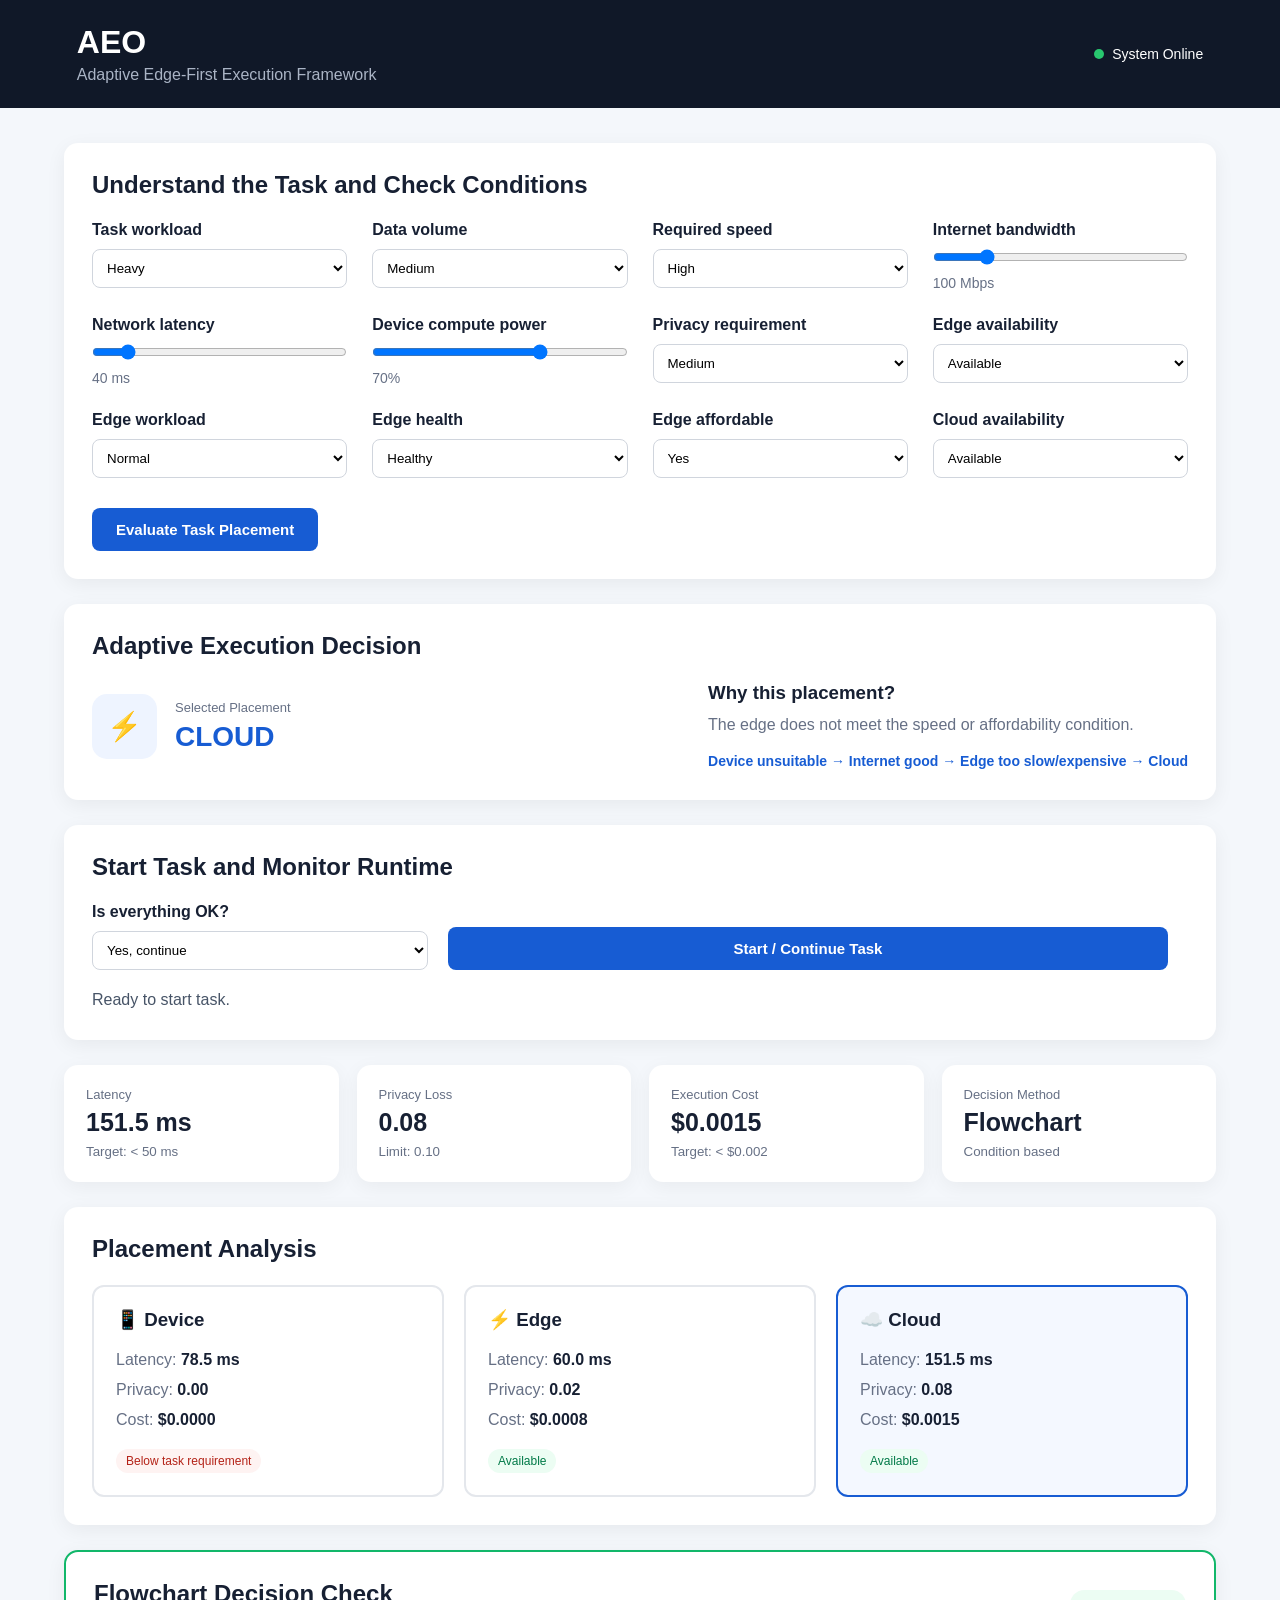
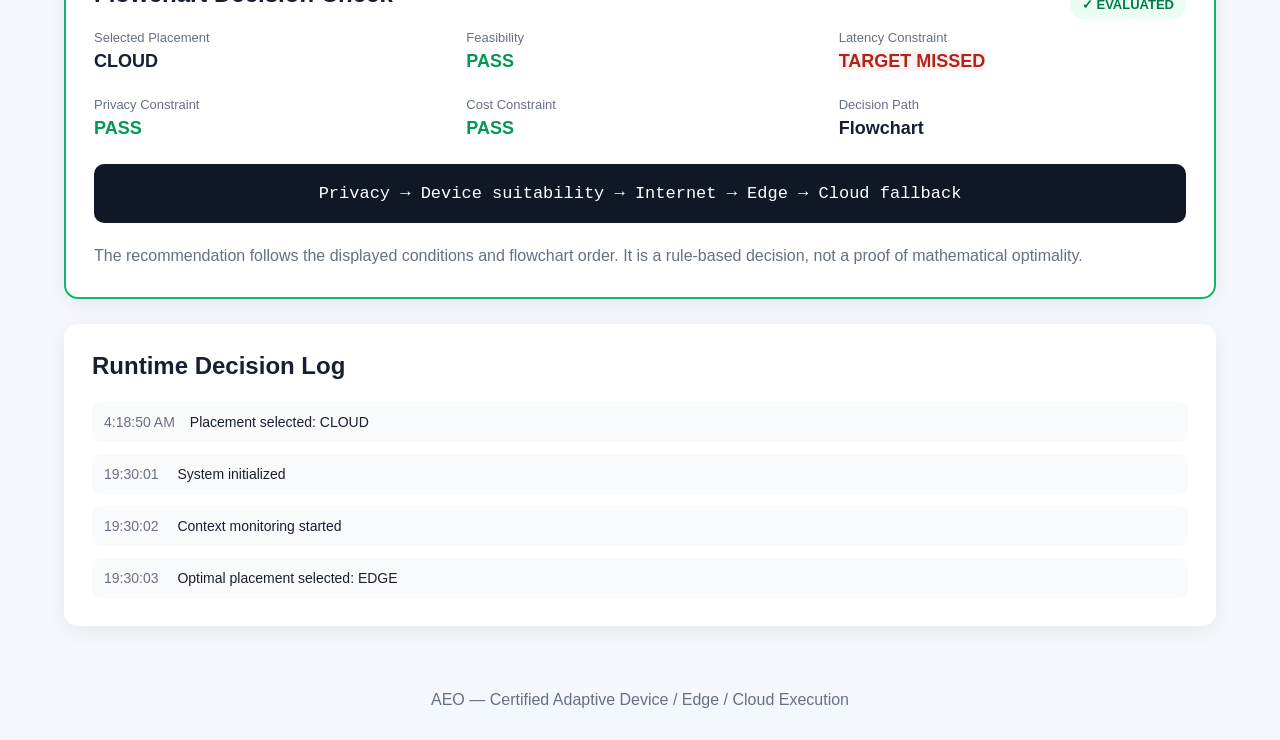
<file: index.html>
<!DOCTYPE html>
<html lang="en">

<head>
    <meta charset="UTF-8">
    <meta name="viewport" content="width=device-width, initial-scale=1.0">
    <title>AEO - Adaptive Edge-First Optimizer</title>
    <link rel="stylesheet" href="style.css">
</head>

<body>

    <header class="header">
        <div>
            <h1>AEO</h1>
            <p>Adaptive Edge-First Execution Framework</p>
        </div>

        <div class="status">
            <span class="status-dot"></span> System Online
        </div>
    </header>

    <main class="container">

        <!-- System State -->
        <section class="panel">
            <h2>Understand the Task and Check Conditions</h2>

            <div class="controls">
                <div class="control">
                    <label for="taskLoad">Task workload</label>
                    <select id="taskLoad">
                        <option value="light">Light</option>
                        <option value="medium">Medium</option>
                        <option value="heavy" selected>Heavy</option>
                    </select>
                </div>

                <div class="control">
                    <label for="dataVolume">Data volume</label>
                    <select id="dataVolume">
                        <option value="small">Small</option>
                        <option value="medium" selected>Medium</option>
                        <option value="large">Large</option>
                    </select>
                </div>

                <div class="control">
                    <label for="requiredSpeed">Required speed</label>
                    <select id="requiredSpeed">
                        <option value="low">Low</option>
                        <option value="balanced">Balanced</option>
                        <option value="high" selected>High</option>
                    </select>
                </div>

                <div class="control">
                    <label for="bandwidth">Internet bandwidth</label>
                    <input type="range" id="bandwidth" min="5" max="500" value="100">
                    <span id="bandwidthValue">100 Mbps</span>
                </div>

                <div class="control">
                    <label for="networkLatency">Network latency</label>
                    <input type="range" id="networkLatency" min="5" max="300" value="40">
                    <span id="networkLatencyValue">40 ms</span>
                </div>

                <div class="control">
                    <label for="cpu">Device compute power</label>
                    <input type="range" id="cpu" min="10" max="100" value="70">
                    <span id="cpuValue">70%</span>
                </div>

                <div class="control">
                    <label for="privacy">Privacy requirement</label>
                    <select id="privacy">
                        <option value="low">Low</option>
                        <option value="medium" selected>Medium</option>
                        <option value="high">High</option>
                    </select>
                </div>

                <div class="control">
                    <label for="edgeAvailability">Edge availability</label>
                    <select id="edgeAvailability">
                        <option value="yes" selected>Available</option>
                        <option value="no">Unavailable</option>
                    </select>
                </div>

                <div class="control">
                    <label for="edgeWorkload">Edge workload</label>
                    <select id="edgeWorkload">
                        <option value="normal" selected>Normal</option>
                        <option value="busy">Busy</option>
                    </select>
                </div>

                <div class="control">
                    <label for="edgeHealth">Edge health</label>
                    <select id="edgeHealth">
                        <option value="healthy" selected>Healthy</option>
                        <option value="failed">Failed</option>
                    </select>
                </div>

                <div class="control">
                    <label for="edgeAffordable">Edge affordable</label>
                    <select id="edgeAffordable">
                        <option value="yes" selected>Yes</option>
                        <option value="no">No</option>
                    </select>
                </div>

                <div class="control">
                    <label for="cloudAvailability">Cloud availability</label>
                    <select id="cloudAvailability">
                        <option value="yes" selected>Available</option>
                        <option value="no">Unavailable</option>
                    </select>
                </div>

            </div>

            <button id="optimizeButton">Evaluate Task Placement</button>
        </section>


        <!-- Decision -->
        <section class="panel decision-panel">

            <h2>Adaptive Execution Decision</h2>

            <div class="decision">

                <div class="location">
                    <div class="location-icon">⚡</div>

                    <div>
                        <span>Selected Placement</span>
                        <strong id="selectedPlacement">EDGE</strong>
                    </div>
                </div>

                <div class="reason">
                    <h3>Why this placement?</h3>
                    <p id="decisionReason">
                        Edge provides the best balance between latency, privacy and cost under the current conditions.
                    </p>
                    <p class="decision-path" id="decisionPath" aria-live="polite"></p>
                </div>

            </div>

        </section>

        <section class="panel runtime-panel">
            <h2>Start Task and Monitor Runtime</h2>
            <div class="runtime-controls">
                <div class="control">
                    <label for="runtimeStatus">Is everything OK?</label>
                    <select id="runtimeStatus">
                        <option value="yes" selected>Yes, continue</option>
                        <option value="no">No, check again</option>
                    </select>
                </div>

                <div class="recovery-controls" id="recoveryControls" hidden>
                    <div class="control">
                        <label for="runtimeIssue">What went wrong?</label>
                        <select id="runtimeIssue">
                            <option value="" selected disabled>Choose an issue</option>
                            <option value="network">Network bad</option>
                            <option value="edge">Edge failed</option>
                            <option value="server">Server busy</option>
                        </select>
                    </div>

                    <div class="control">
                        <label for="recoveryPlacement">Find best option</label>
                        <select id="recoveryPlacement">
                            <option value="" selected disabled>Choose a placement</option>
                            <option value="DEVICE">Device</option>
                            <option value="EDGE">Edge</option>
                            <option value="CLOUD">Cloud</option>
                        </select>
                    </div>
                </div>

                <button id="continueButton">Start / Continue Task</button>
            </div>
            <p class="runtime-result" id="runtimeResult" role="status" aria-live="polite">Ready to start task.</p>
        </section>


        <!-- Metrics -->
        <section class="metrics">

            <div class="metric-card">
                <span>Latency</span>
                <strong id="latencyMetric">38.2 ms</strong>
                <small>Target: &lt; 50 ms</small>
            </div>

            <div class="metric-card">
                <span>Privacy Loss</span>
                <strong id="privacyMetric">0.02</strong>
                <small>Limit: 0.10</small>
            </div>

            <div class="metric-card">
                <span>Execution Cost</span>
                <strong id="costMetric">$0.0008</strong>
                <small>Target: &lt; $0.002</small>
            </div>

            <div class="metric-card">
                <span>Decision Method</span>
                <strong id="gapMetric">Flowchart</strong>
                <small>Condition based</small>
            </div>

        </section>


        <!-- Placement Comparison -->
        <section class="panel">

            <h2>Placement Analysis</h2>

            <div class="comparison">

                <div class="placement-card" id="deviceCard">
                    <h3>📱 Device</h3>

                    <p>
                        Latency:
                        <strong id="deviceLatency">70 ms</strong>
                    </p>

                    <p>
                        Privacy:
                        <strong>0.00</strong>
                    </p>

                    <p>
                        Cost:
                        <strong>$0.0000</strong>
                    </p>

                    <span class="badge" id="deviceAvailability">Suitable</span>
                </div>


                <div class="placement-card" id="edgeCard">
                    <h3>⚡ Edge</h3>

                    <p>
                        Latency:
                        <strong id="edgeLatency">38 ms</strong>
                    </p>

                    <p>
                        Privacy:
                        <strong>0.02</strong>
                    </p>

                    <p>
                        Cost:
                        <strong>$0.0008</strong>
                    </p>

                    <span class="badge" id="edgeAvailabilityStatus">Available</span>
                </div>


                <div class="placement-card" id="cloudCard">
                    <h3>☁️ Cloud</h3>

                    <p>
                        Latency:
                        <strong id="cloudLatency">112 ms</strong>
                    </p>

                    <p>
                        Privacy:
                        <strong>0.08</strong>
                    </p>

                    <p>
                        Cost:
                        <strong>$0.0015</strong>
                    </p>

                    <span class="badge" id="cloudAvailabilityStatus">Available</span>
                </div>

            </div>

        </section>


        <!-- Certificate -->
        <section class="panel certificate">

            <div class="certificate-header">
                <h2>Flowchart Decision Check</h2>
                <span class="verified">✓ EVALUATED</span>
            </div>

            <div class="certificate-grid">

                <div>
                    <span>Selected Placement</span>
                    <strong id="certificatePlacement">EDGE</strong>
                </div>

                <div>
                    <span>Feasibility</span>
                    <strong class="success" id="feasibilityStatus">PASS</strong>
                </div>

                <div>
                    <span>Latency Constraint</span>
                    <strong class="success" id="latencyStatus">PASS</strong>
                </div>

                <div>
                    <span>Privacy Constraint</span>
                    <strong class="success" id="privacyStatus">PASS</strong>
                </div>

                <div>
                    <span>Cost Constraint</span>
                    <strong class="success" id="costStatus">PASS</strong>
                </div>

                <div>
                    <span>Decision Path</span>
                    <strong id="certificatePath">Flowchart</strong>
                </div>

            </div>

            <div class="formula">

                Privacy → Device suitability → Internet → Edge → Cloud fallback

            </div>

            <p class="certificate-text">
                The recommendation follows the displayed conditions and flowchart order. It is a rule-based decision, not a proof of mathematical optimality.
            </p>

        </section>


        <!-- Activity -->
        <section class="panel">

            <h2>Runtime Decision Log</h2>

            <div id="logs" class="logs">

                <div class="log">
                    <span>19:30:01</span> System initialized
                </div>

                <div class="log">
                    <span>19:30:02</span> Context monitoring started
                </div>

                <div class="log">
                    <span>19:30:03</span> Optimal placement selected: EDGE
                </div>

            </div>

        </section>

    </main>

    <footer>
        AEO — Certified Adaptive Device / Edge / Cloud Execution
    </footer>

    <script src="app.js"></script>

</body>

</html>
</file>
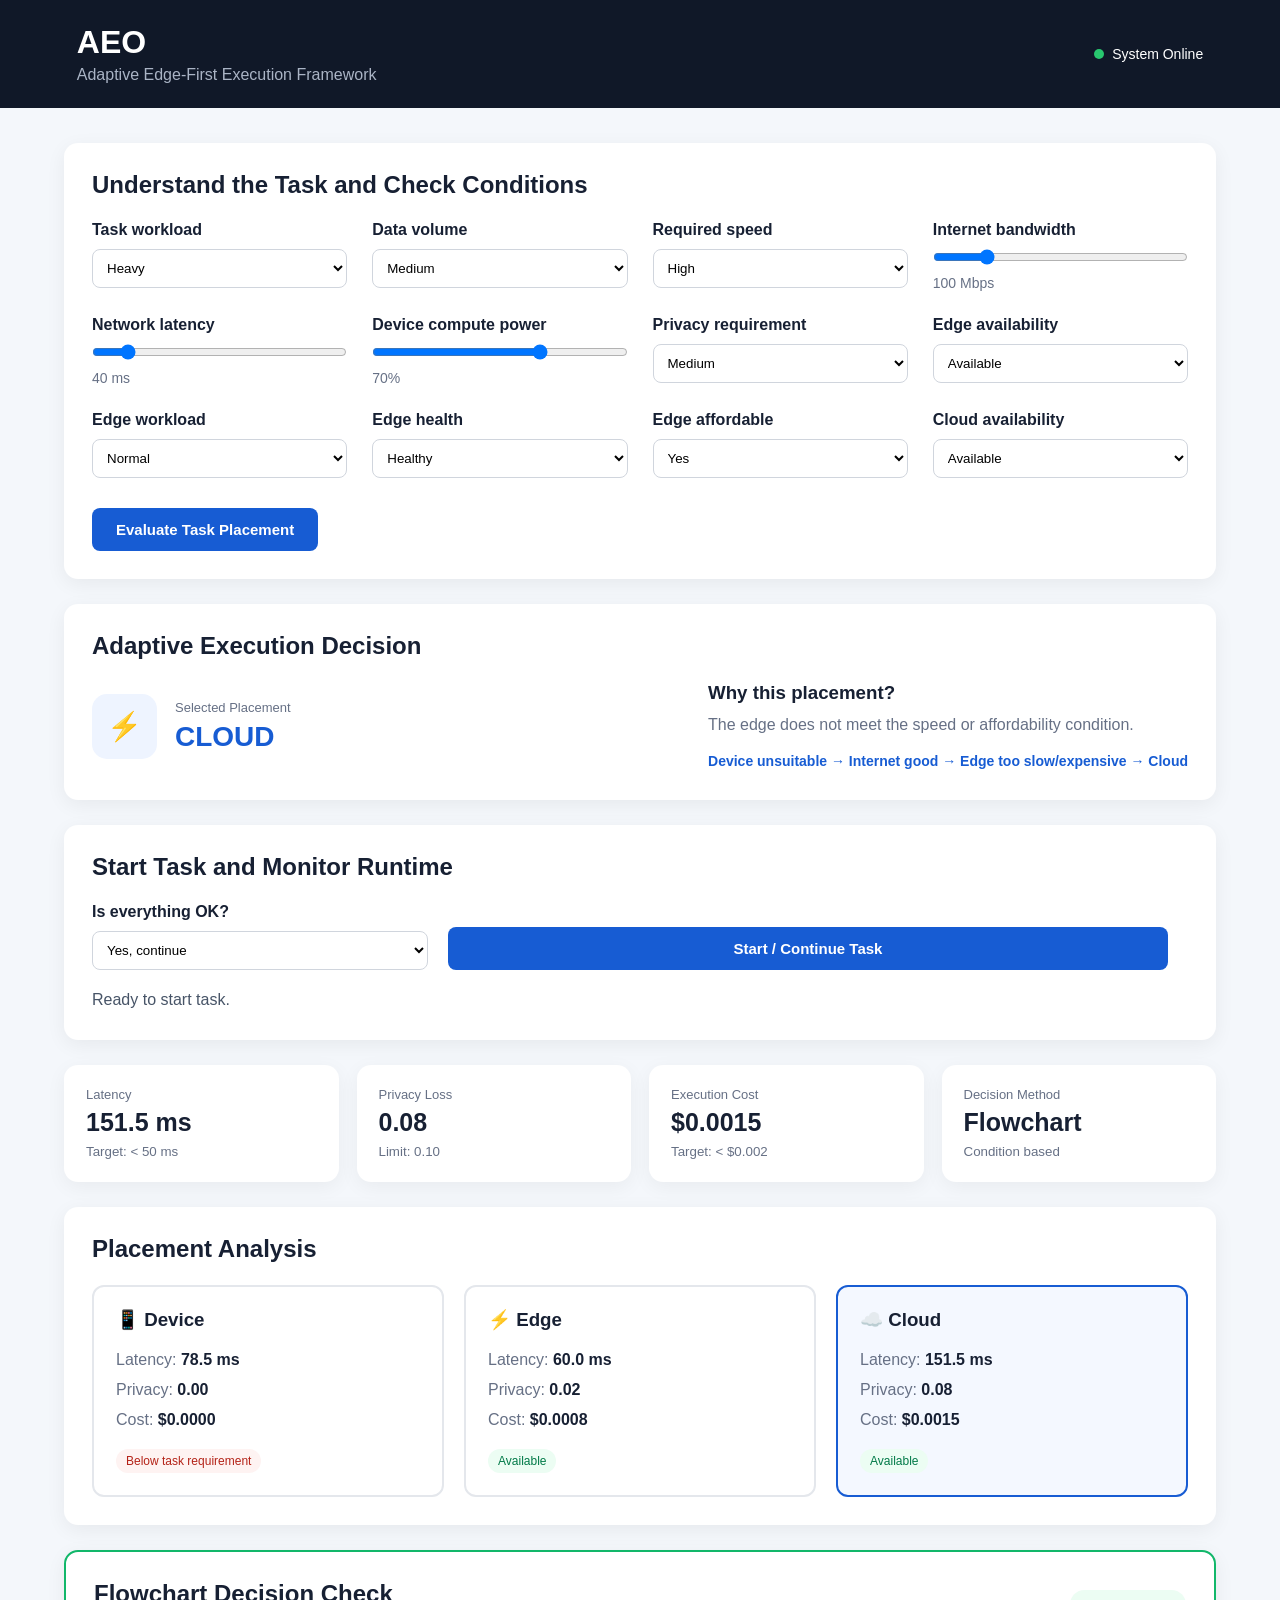
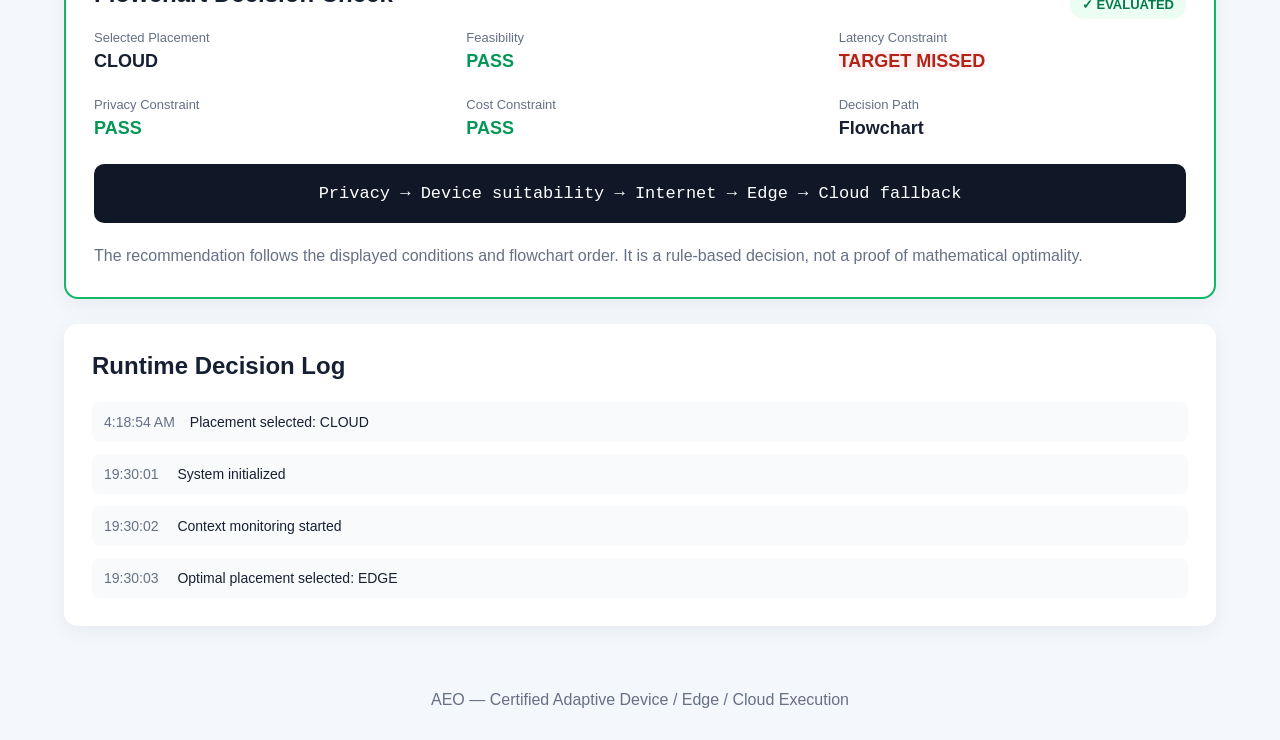
<file: main.html>
<!DOCTYPE html>
<html lang="en">

<head>
    <meta charset="UTF-8">
    <meta name="viewport" content="width=device-width, initial-scale=1.0">
    <title>AEO - Adaptive Edge-First Optimizer</title>
    <link rel="stylesheet" href="style.css">
</head>

<body>

    <header class="header">
        <div>
            <h1>AEO</h1>
            <p>Adaptive Edge-First Execution Framework</p>
        </div>

        <div class="status">
            <span class="status-dot"></span> System Online
        </div>
    </header>

    <main class="container">

        <!-- System State -->
        <section class="panel">
            <h2>Understand the Task and Check Conditions</h2>

            <div class="controls">
                <div class="control">
                    <label for="taskLoad">Task workload</label>
                    <select id="taskLoad">
                        <option value="light">Light</option>
                        <option value="medium">Medium</option>
                        <option value="heavy" selected>Heavy</option>
                    </select>
                </div>

                <div class="control">
                    <label for="dataVolume">Data volume</label>
                    <select id="dataVolume">
                        <option value="small">Small</option>
                        <option value="medium" selected>Medium</option>
                        <option value="large">Large</option>
                    </select>
                </div>

                <div class="control">
                    <label for="requiredSpeed">Required speed</label>
                    <select id="requiredSpeed">
                        <option value="low">Low</option>
                        <option value="balanced">Balanced</option>
                        <option value="high" selected>High</option>
                    </select>
                </div>

                <div class="control">
                    <label for="bandwidth">Internet bandwidth</label>
                    <input type="range" id="bandwidth" min="5" max="500" value="100">
                    <span id="bandwidthValue">100 Mbps</span>
                </div>

                <div class="control">
                    <label for="networkLatency">Network latency</label>
                    <input type="range" id="networkLatency" min="5" max="300" value="40">
                    <span id="networkLatencyValue">40 ms</span>
                </div>

                <div class="control">
                    <label for="cpu">Device compute power</label>
                    <input type="range" id="cpu" min="10" max="100" value="70">
                    <span id="cpuValue">70%</span>
                </div>

                <div class="control">
                    <label for="privacy">Privacy requirement</label>
                    <select id="privacy">
                        <option value="low">Low</option>
                        <option value="medium" selected>Medium</option>
                        <option value="high">High</option>
                    </select>
                </div>

                <div class="control">
                    <label for="edgeAvailability">Edge availability</label>
                    <select id="edgeAvailability">
                        <option value="yes" selected>Available</option>
                        <option value="no">Unavailable</option>
                    </select>
                </div>

                <div class="control">
                    <label for="edgeWorkload">Edge workload</label>
                    <select id="edgeWorkload">
                        <option value="normal" selected>Normal</option>
                        <option value="busy">Busy</option>
                    </select>
                </div>

                <div class="control">
                    <label for="edgeHealth">Edge health</label>
                    <select id="edgeHealth">
                        <option value="healthy" selected>Healthy</option>
                        <option value="failed">Failed</option>
                    </select>
                </div>

                <div class="control">
                    <label for="edgeAffordable">Edge affordable</label>
                    <select id="edgeAffordable">
                        <option value="yes" selected>Yes</option>
                        <option value="no">No</option>
                    </select>
                </div>

                <div class="control">
                    <label for="cloudAvailability">Cloud availability</label>
                    <select id="cloudAvailability">
                        <option value="yes" selected>Available</option>
                        <option value="no">Unavailable</option>
                    </select>
                </div>

            </div>

            <button id="optimizeButton">Evaluate Task Placement</button>
        </section>


        <!-- Decision -->
        <section class="panel decision-panel">

            <h2>Adaptive Execution Decision</h2>

            <div class="decision">

                <div class="location">
                    <div class="location-icon">⚡</div>

                    <div>
                        <span>Selected Placement</span>
                        <strong id="selectedPlacement">EDGE</strong>
                    </div>
                </div>

                <div class="reason">
                    <h3>Why this placement?</h3>
                    <p id="decisionReason">
                        Edge provides the best balance between latency, privacy and cost under the current conditions.
                    </p>
                    <p class="decision-path" id="decisionPath" aria-live="polite"></p>
                </div>

            </div>

        </section>

        <section class="panel runtime-panel">
            <h2>Start Task and Monitor Runtime</h2>
            <div class="runtime-controls">
                <div class="control">
                    <label for="runtimeStatus">Is everything OK?</label>
                    <select id="runtimeStatus">
                        <option value="yes" selected>Yes, continue</option>
                        <option value="no">No, check again</option>
                    </select>
                </div>

                <div class="recovery-controls" id="recoveryControls" hidden>
                    <div class="control">
                        <label for="runtimeIssue">What went wrong?</label>
                        <select id="runtimeIssue">
                            <option value="" selected disabled>Choose an issue</option>
                            <option value="network">Network bad</option>
                            <option value="edge">Edge failed</option>
                            <option value="server">Server busy</option>
                        </select>
                    </div>

                    <div class="control">
                        <label for="recoveryPlacement">Find best option</label>
                        <select id="recoveryPlacement">
                            <option value="" selected disabled>Choose a placement</option>
                            <option value="DEVICE">Device</option>
                            <option value="EDGE">Edge</option>
                            <option value="CLOUD">Cloud</option>
                        </select>
                    </div>
                </div>

                <button id="continueButton">Start / Continue Task</button>
            </div>
            <p class="runtime-result" id="runtimeResult" role="status" aria-live="polite">Ready to start task.</p>
        </section>


        <!-- Metrics -->
        <section class="metrics">

            <div class="metric-card">
                <span>Latency</span>
                <strong id="latencyMetric">38.2 ms</strong>
                <small>Target: &lt; 50 ms</small>
            </div>

            <div class="metric-card">
                <span>Privacy Loss</span>
                <strong id="privacyMetric">0.02</strong>
                <small>Limit: 0.10</small>
            </div>

            <div class="metric-card">
                <span>Execution Cost</span>
                <strong id="costMetric">$0.0008</strong>
                <small>Target: &lt; $0.002</small>
            </div>

            <div class="metric-card">
                <span>Decision Method</span>
                <strong id="gapMetric">Flowchart</strong>
                <small>Condition based</small>
            </div>

        </section>


        <!-- Placement Comparison -->
        <section class="panel">

            <h2>Placement Analysis</h2>

            <div class="comparison">

                <div class="placement-card" id="deviceCard">
                    <h3>📱 Device</h3>

                    <p>
                        Latency:
                        <strong id="deviceLatency">70 ms</strong>
                    </p>

                    <p>
                        Privacy:
                        <strong>0.00</strong>
                    </p>

                    <p>
                        Cost:
                        <strong>$0.0000</strong>
                    </p>

                    <span class="badge" id="deviceAvailability">Suitable</span>
                </div>


                <div class="placement-card" id="edgeCard">
                    <h3>⚡ Edge</h3>

                    <p>
                        Latency:
                        <strong id="edgeLatency">38 ms</strong>
                    </p>

                    <p>
                        Privacy:
                        <strong>0.02</strong>
                    </p>

                    <p>
                        Cost:
                        <strong>$0.0008</strong>
                    </p>

                    <span class="badge" id="edgeAvailabilityStatus">Available</span>
                </div>


                <div class="placement-card" id="cloudCard">
                    <h3>☁️ Cloud</h3>

                    <p>
                        Latency:
                        <strong id="cloudLatency">112 ms</strong>
                    </p>

                    <p>
                        Privacy:
                        <strong>0.08</strong>
                    </p>

                    <p>
                        Cost:
                        <strong>$0.0015</strong>
                    </p>

                    <span class="badge" id="cloudAvailabilityStatus">Available</span>
                </div>

            </div>

        </section>


        <!-- Certificate -->
        <section class="panel certificate">

            <div class="certificate-header">
                <h2>Flowchart Decision Check</h2>
                <span class="verified">✓ EVALUATED</span>
            </div>

            <div class="certificate-grid">

                <div>
                    <span>Selected Placement</span>
                    <strong id="certificatePlacement">EDGE</strong>
                </div>

                <div>
                    <span>Feasibility</span>
                    <strong class="success" id="feasibilityStatus">PASS</strong>
                </div>

                <div>
                    <span>Latency Constraint</span>
                    <strong class="success" id="latencyStatus">PASS</strong>
                </div>

                <div>
                    <span>Privacy Constraint</span>
                    <strong class="success" id="privacyStatus">PASS</strong>
                </div>

                <div>
                    <span>Cost Constraint</span>
                    <strong class="success" id="costStatus">PASS</strong>
                </div>

                <div>
                    <span>Decision Path</span>
                    <strong id="certificatePath">Flowchart</strong>
                </div>

            </div>

            <div class="formula">

                Privacy → Device suitability → Internet → Edge → Cloud fallback

            </div>

            <p class="certificate-text">
                The recommendation follows the displayed conditions and flowchart order. It is a rule-based decision, not a proof of mathematical optimality.
            </p>

        </section>


        <!-- Activity -->
        <section class="panel">

            <h2>Runtime Decision Log</h2>

            <div id="logs" class="logs">

                <div class="log">
                    <span>19:30:01</span> System initialized
                </div>

                <div class="log">
                    <span>19:30:02</span> Context monitoring started
                </div>

                <div class="log">
                    <span>19:30:03</span> Optimal placement selected: EDGE
                </div>

            </div>

        </section>

    </main>

    <footer>
        AEO — Certified Adaptive Device / Edge / Cloud Execution
    </footer>

    <script src="app.js"></script>

</body>

</html>
</file>
<file: style.css>
* {
    box-sizing: border-box;
    margin: 0;
    padding: 0;
}

body {
    font-family: Arial, Helvetica, sans-serif;
    background: #f4f7fb;
    color: #172033;
}

.header {
    background: #101828;
    color: white;
    padding: 24px 6%;
    display: flex;
    justify-content: space-between;
    align-items: center;
}

.header h1 {
    font-size: 32px;
}

.header p {
    color: #aab4c5;
    margin-top: 5px;
}

.status {
    display: flex;
    align-items: center;
    gap: 8px;
    font-size: 14px;
}

.status-dot {
    width: 10px;
    height: 10px;
    border-radius: 50%;
    background: #28c76f;
}

.container {
    width: 90%;
    max-width: 1200px;
    margin: 35px auto;
}

.panel {
    background: white;
    border-radius: 14px;
    padding: 28px;
    margin-bottom: 25px;
    box-shadow: 0 5px 20px rgba(0, 0, 0, 0.06);
}

.panel h2 {
    margin-bottom: 22px;
}

.controls {
    display: grid;
    grid-template-columns: repeat(4, 1fr);
    gap: 25px;
}

.control {
    display: flex;
    flex-direction: column;
    gap: 10px;
}

.control label {
    font-weight: 600;
}

.control span {
    font-size: 14px;
    color: #667085;
}

input[type="range"] {
    width: 100%;
}

select {
    padding: 10px;
    border: 1px solid #d0d5dd;
    border-radius: 8px;
    background: white;
}

button {
    margin-top: 30px;
    padding: 13px 24px;
    background: #175cd3;
    color: white;
    border: none;
    border-radius: 8px;
    font-size: 15px;
    font-weight: bold;
    cursor: pointer;
}

button:hover {
    background: #1249a8;
}

.decision {
    display: flex;
    justify-content: space-between;
    gap: 30px;
}

.location {
    display: flex;
    align-items: center;
    gap: 18px;
}

.location-icon {
    width: 65px;
    height: 65px;
    display: flex;
    justify-content: center;
    align-items: center;
    background: #eef4ff;
    border-radius: 15px;
    font-size: 28px;
}

.location span,
.metric-card span,
.certificate-grid span {
    display: block;
    color: #667085;
    font-size: 13px;
    margin-bottom: 6px;
}

.location strong {
    font-size: 28px;
    color: #175cd3;
}

.reason {
    max-width: 550px;
}

.reason h3 {
    margin-bottom: 8px;
}

.reason p {
    color: #667085;
    line-height: 1.6;
}

.reason .decision-path {
    margin-top: 12px;
    color: #175cd3;
    font-size: 14px;
    font-weight: 600;
}

.runtime-controls {
    display: grid;
    grid-template-columns: minmax(180px, 0.7fr) minmax(300px, 1.5fr) auto;
    align-items: end;
    gap: 20px;
}

.recovery-controls {
    display: grid;
    grid-template-columns: repeat(2, minmax(0, 1fr));
    gap: 20px;
}

.recovery-controls[hidden] {
    display: none;
}

.runtime-controls button {
    margin-top: 0;
    white-space: nowrap;
}

.runtime-result {
    margin-top: 18px;
    color: #475467;
    line-height: 1.5;
}

.metrics {
    display: grid;
    grid-template-columns: repeat(4, 1fr);
    gap: 18px;
    margin-bottom: 25px;
}

.metric-card {
    background: white;
    padding: 22px;
    border-radius: 14px;
    box-shadow: 0 5px 20px rgba(0, 0, 0, 0.05);
}

.metric-card strong {
    display: block;
    font-size: 25px;
    margin-bottom: 5px;
}

.metric-card small {
    color: #667085;
}

.comparison {
    display: grid;
    grid-template-columns: repeat(3, 1fr);
    gap: 20px;
}

.placement-card {
    border: 2px solid #e4e7ec;
    border-radius: 12px;
    padding: 22px;
    transition: 0.2s;
}

.placement-card h3 {
    margin-bottom: 20px;
}

.placement-card p {
    margin: 12px 0;
    color: #667085;
}

.placement-card strong {
    color: #172033;
}

.placement-card.selected {
    border-color: #175cd3;
    background: #f4f8ff;
}

.badge {
    display: inline-block;
    margin-top: 8px;
    padding: 5px 10px;
    border-radius: 20px;
    background: #ecfdf3;
    color: #027a48;
    font-size: 12px;
}

.badge.unavailable,
.failure {
    background: #fef3f2;
    color: #b42318;
}

.certificate {
    border: 2px solid #12b76a;
}

.certificate-header {
    display: flex;
    justify-content: space-between;
    align-items: center;
}

.verified {
    color: #027a48;
    background: #ecfdf3;
    padding: 7px 12px;
    border-radius: 20px;
    font-size: 13px;
    font-weight: bold;
}

.certificate-grid {
    display: grid;
    grid-template-columns: repeat(3, 1fr);
    gap: 25px;
}

.certificate-grid strong {
    font-size: 18px;
}

.success {
    color: #039855;
}

.formula {
    margin-top: 25px;
    padding: 20px;
    background: #101828;
    color: white;
    border-radius: 10px;
    font-family: monospace;
    font-size: 17px;
    text-align: center;
}

.certificate-text {
    margin-top: 20px;
    color: #667085;
    line-height: 1.6;
}

.logs {
    display: flex;
    flex-direction: column;
    gap: 12px;
}

.log {
    padding: 12px;
    background: #f9fafb;
    border-radius: 8px;
    font-size: 14px;
}

.log span {
    color: #667085;
    margin-right: 15px;
}

footer {
    text-align: center;
    padding: 30px;
    color: #667085;
}

@media (max-width: 900px) {
    .controls,
    .metrics {
        grid-template-columns: repeat(2, 1fr);
    }
    .runtime-controls {
        grid-template-columns: repeat(2, minmax(0, 1fr));
    }
    .recovery-controls {
        grid-column: 1 / -1;
    }
    .comparison {
        grid-template-columns: 1fr;
    }
    .certificate-grid {
        grid-template-columns: repeat(2, 1fr);
    }
}

@media (max-width: 600px) {
    .header {
        flex-direction: column;
        gap: 15px;
        align-items: flex-start;
    }
    .controls,
    .metrics,
    .certificate-grid {
        grid-template-columns: 1fr;
    }
    .runtime-controls,
    .recovery-controls {
        grid-template-columns: 1fr;
    }
    .runtime-controls button {
        justify-self: start;
    }
    .decision {
        flex-direction: column;
    }
}
</file>
